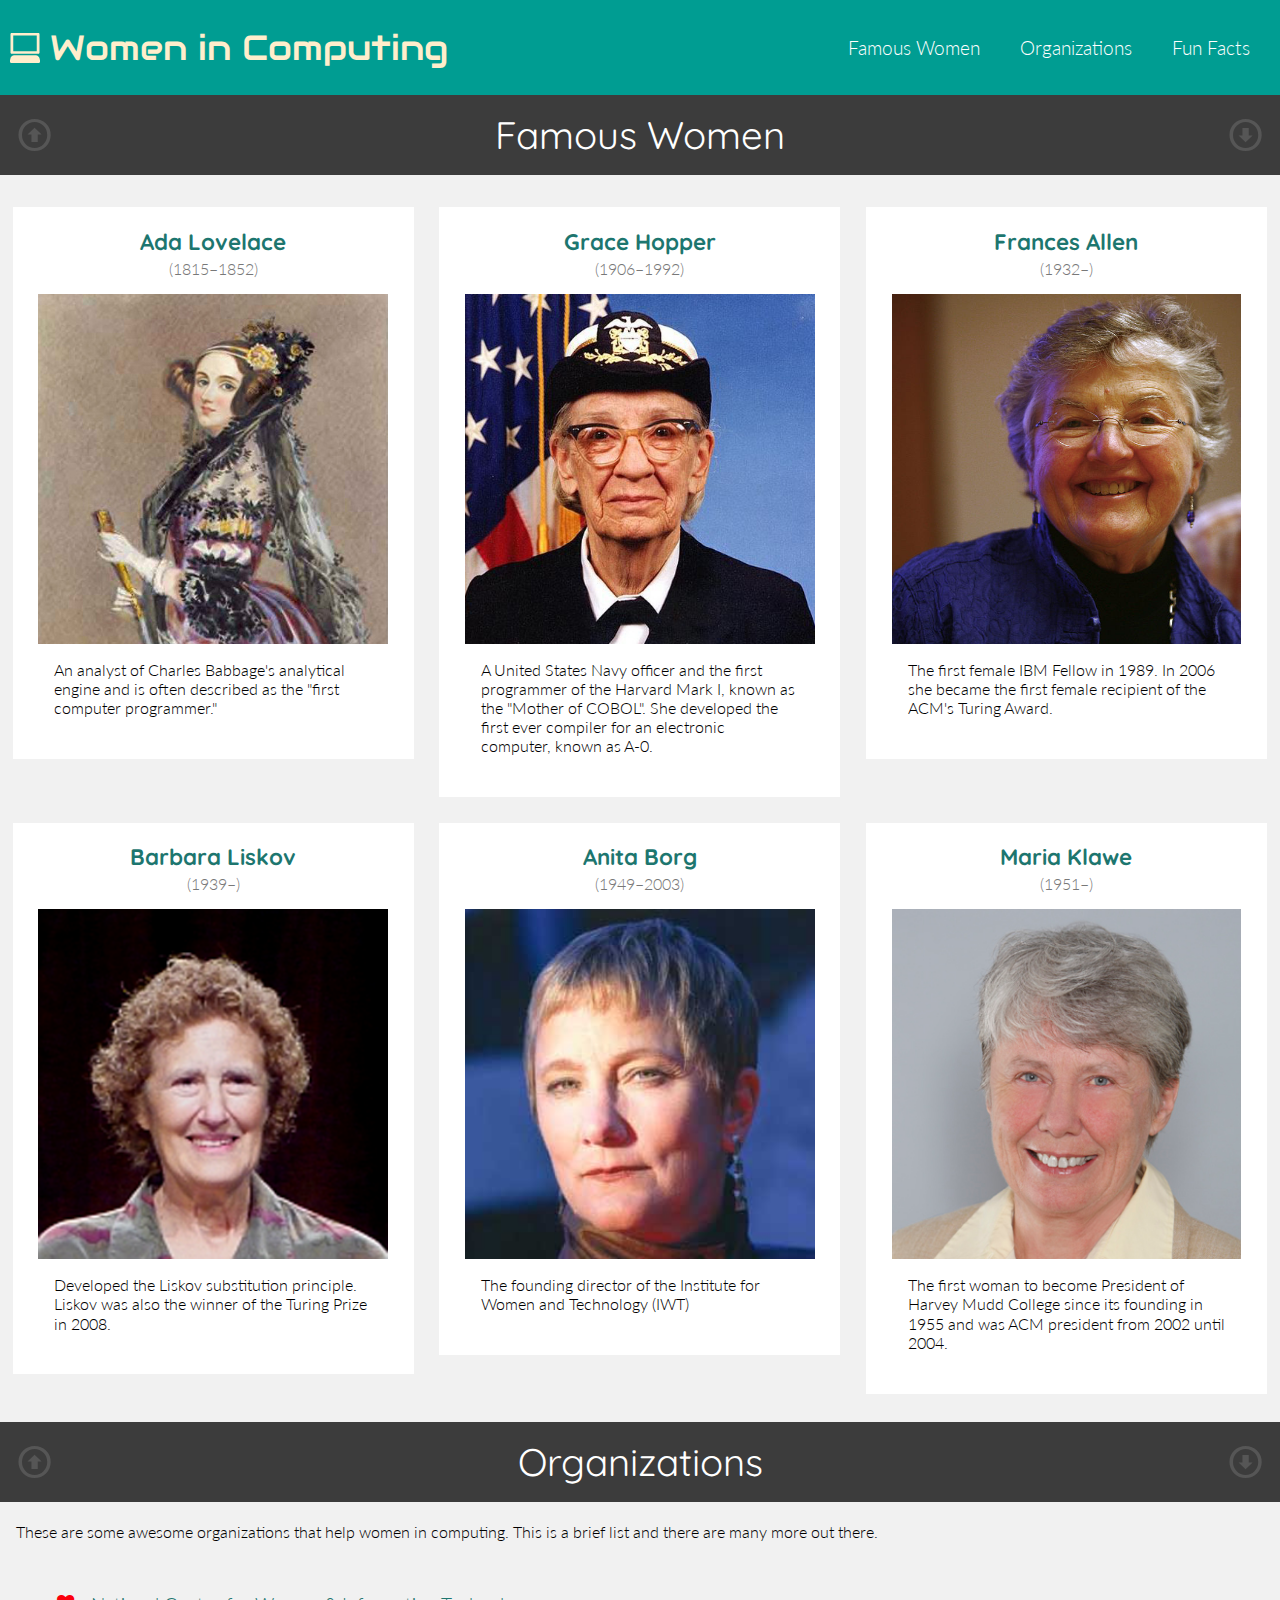
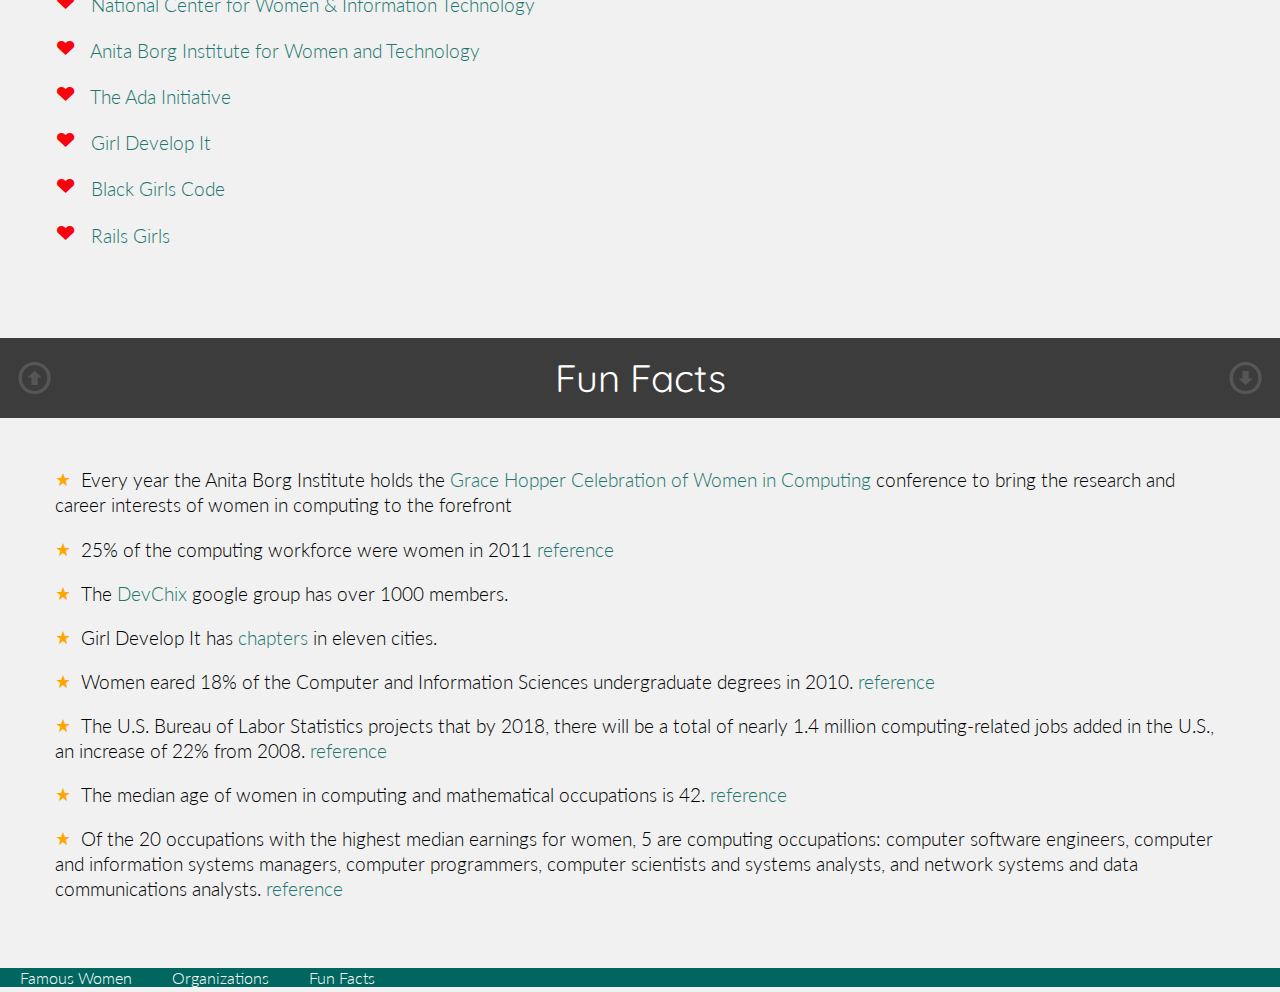
<file: unit1_projects/class1/completed/index.html>
<!DOCTYPE HTML PUBLIC "-//W3C//DTD HTML 4.01//EN" "http://www.w3.org/TR/html4/strict.dtd">
<html>
  <head>
    <title>Women in Computing</title>
    <meta http-equiv="Content-Type" content="text/html; charset=utf-8"/>
    <link href='http://fonts.googleapis.com/css?family=Audiowide|Quicksand:300,400,700|Lato:100,300,400,700,900,100italic,300italic,400italic,700italic,900italic' rel='stylesheet' type='text/css'/>
    <link rel="stylesheet" type="text/css" href="stylesheets/reset.css" />
    <link rel="stylesheet" type="text/css" href="stylesheets/styles.css" charset="utf-8"/>
  </head>
  <body>
    <header>
      <h1>Women in Computing</h1>
      <nav>
        <ul>
          <li>
            <a href="#famous">Famous Women</a>
          </li>
          <li>
            <a href="#organizations">Organizations</a>
          </li>
          <li>
            <a href="#facts">Fun Facts</a>
          </li>
        </ul>
      </nav>
    </header>

    <div id="main">
      <section id="famous">
        <a name="famous"></a>
        <h2>Famous Women</h2>
        <a class="jump up" href="#">&igrave;</a>
        <a class="jump down" href="#organizations">&iacute;</a>
        <div class = "wrapper">
          <article class = "woman">
            <h3>
              <a href="http://en.wikipedia.org/wiki/Ada_Lovelace">Ada Lovelace</a>
            </h3>

            <h4>(1815&ndash;1852)</h4>
            <img src="images/ada_lovelace.jpg" alt="Ada Lovelace" />
            <p>An analyst of Charles Babbage's analytical engine and is often
              described as the "first computer programmer."</p>
          </article>
          <article class = "woman">
            <h3>
              <a href="http://en.wikipedia.org/wiki/Grace_Hopper">Grace Hopper</a>
            </h3>
            <h4>(1906&ndash;1992)</h4>
            <img src="images/grace_hopper.jpg" alt ="Grace Hopper" />
            <p>A United States Navy officer and the first programmer of the
              Harvard Mark I, known as the "Mother of COBOL". She developed the
              first ever compiler for an electronic computer, known as A-0.</p>
          </article>
          <article class = "woman">
            <h3>
              <a href="http://en.wikipedia.org/wiki/Frances_E._Allen">Frances Allen</a>
            </h3>
            <h4>(1932&ndash;)</h4>
            <img src="images/frances_allen.jpg" alt="Frances Allen" />
            <p>The first female IBM Fellow in 1989. In 2006 she became the first
              female recipient of the ACM's Turing Award.</p>
          </article>
          <article class="break woman">
            <h3>
              <a href="http://en.wikipedia.org/wiki/Barbara_Liskov">Barbara Liskov</a>
            </h3>
            <h4>(1939&ndash;)</h4>
            <img src="images/barbara_liskov.png" alt="Barbara Liskov" />
            <p>Developed the Liskov substitution principle. Liskov was also the
              winner of the Turing Prize in 2008.</p>
          </article>
          <article class = "woman">
            <h3>
              <a href="http://en.wikipedia.org/wiki/Anita_Borg">Anita Borg</a>
            </h3>
            <h4>(1949&ndash;2003)</h4>
            <img src="images/anita_borg.jpg" alt="Anita Borg" />
            <p>The founding director of the Institute for Women and Technology
              (IWT)</p>
          </article>
          <article class = "woman">
            <h3>
              <a href="http://en.wikipedia.org/wiki/Maria_Klawe">Maria Klawe</a>
            </h3>
            <h4>(1951&ndash;)</h4>
            <img src="images/maria_klawe.jpg" alt="Maria Klawe" />
            <p>The first woman to become President of Harvey Mudd College since
              its founding in 1955 and was ACM president from 2002 until 2004.</p>
          </article>
        </div>
      </section>

      <section id="organizations">
        <a name="organizations"></a>
        <h2>Organizations</h2>
        <a class="jump up" href="#famous">&igrave;</a>
        <a class="jump down" href="#facts">&iacute;</a>
        <div class = "wrapper">
          <p>These are some awesome organizations that help women in computing.
            This is a brief list and there are many more out there.</p>

          <ul>
            <li>
              <a href="http://www.ncwit.org/">National Center for Women & Information Technology</a>
              <img src="images/logos/ncwit.png" alt="National Center for Women & Information Technology logo" />
            </li>
            <li>
              <a href="http://anitaborg.org/">Anita Borg Institute for Women and Technology</a>
              <img src="images/logos/anitaborg.gif" alt="Anita Borg Institute for Women and Technology logo" />
            </li>
            <li>
              <a href="http://adainitiative.org/">The Ada Initiative</a>
              <img src="images/logos/adainitiative.png" alt="The Ada Initiative logo" />
            </li>
            <li>
              <a href="http://girldevelopit.com/">Girl Develop It</a>
              <img src="images/logos/gdi.png" alt="Girl Develop It logo" />
            </li>
            <li>
              <a href="http://www.blackgirlscode.com/">Black Girls Code</a>
              <img src="images/logos/blackgirlscode.jpg" alt="Black Girls Code logo" />
            </li>
            <li>
              <a href="http://railsgirls.com/">Rails Girls</a>
              <img src="images/logos/railsgirls.png" alt="Rails Girls logo" />
            </li>
          </ul>
        </div>
      </section>

      <section id="facts">
        <a name="facts"></a>
        <h2>Fun Facts</h2>
        <a class="jump up" href="#organizations">&igrave;</a>
        <a class="jump down" href="#bottom">&iacute;</a>
        <div class = "wrapper">
          <ul>
            <li>Every year the Anita Borg Institute holds the
              <a href="http://anitaborg.org/initiatives/ghc/">Grace Hopper
              Celebration of Women in Computing</a> conference to bring the
              research and career interests of women in computing to the
              forefront</li>
            <li>25% of the computing workforce were women in 2011
              <a href="http://www.bls.gov/cps/cpsaat11.htm">reference</a></li>
            <li>The <a href="https://twitter.com/DevChix">DevChix</a> google group has over 1000 members.</li>
            <li>Girl Develop It has <a href="http://girldevelopit.com/chapters">chapters</a> in eleven cities.</li>
            <li>Women eared 18% of the Computer and Information Sciences
              undergraduate degrees in 2010. <a href="http://www.ncwit.org/sites/default/files/resources/2012bythenumbers_web.pdf">
              reference</a></li>
            <li>The U.S. Bureau of Labor Statistics projects that by 2018, there
              will be a total of nearly 1.4 million computing-related jobs added
              in the U.S., an increase of 22% from 2008.
              <a href="http://www.ncwit.org/sites/default/files/resources/scorecard2010_printversion_web.pdf">reference</a></li>
            <li>The median age of women in computing and mathematical occupations
              is 42. <a href="http://www.ncwit.org/blog/did-you-know-demographics-technical-women">reference</a></li>
            <li>Of the 20 occupations with the highest median earnings for women,
              5 are computing occupations: computer software engineers, computer
              and information systems managers, computer programmers, computer
              scientists and systems analysts, and network systems and data
              communications analysts. <a href="http://www.ncwit.org/blog/did-you-know-demographics-technical-women">reference</a></li>
          </ul>
        </div>
      </section>
    </div>

    <footer>
      <nav>
        <ul>
          <li>
            <a href="#famous">Famous Women</a>
          </li>
          <li>
            <a href="#organizations">Organizations</a>
          </li>
          <li>
            <a href="#facts">Fun Facts</a>
          </li>
        </ul>
      </nav>
    </footer>
    <a name="bottom"></a>
  </body>
</html>
</file>
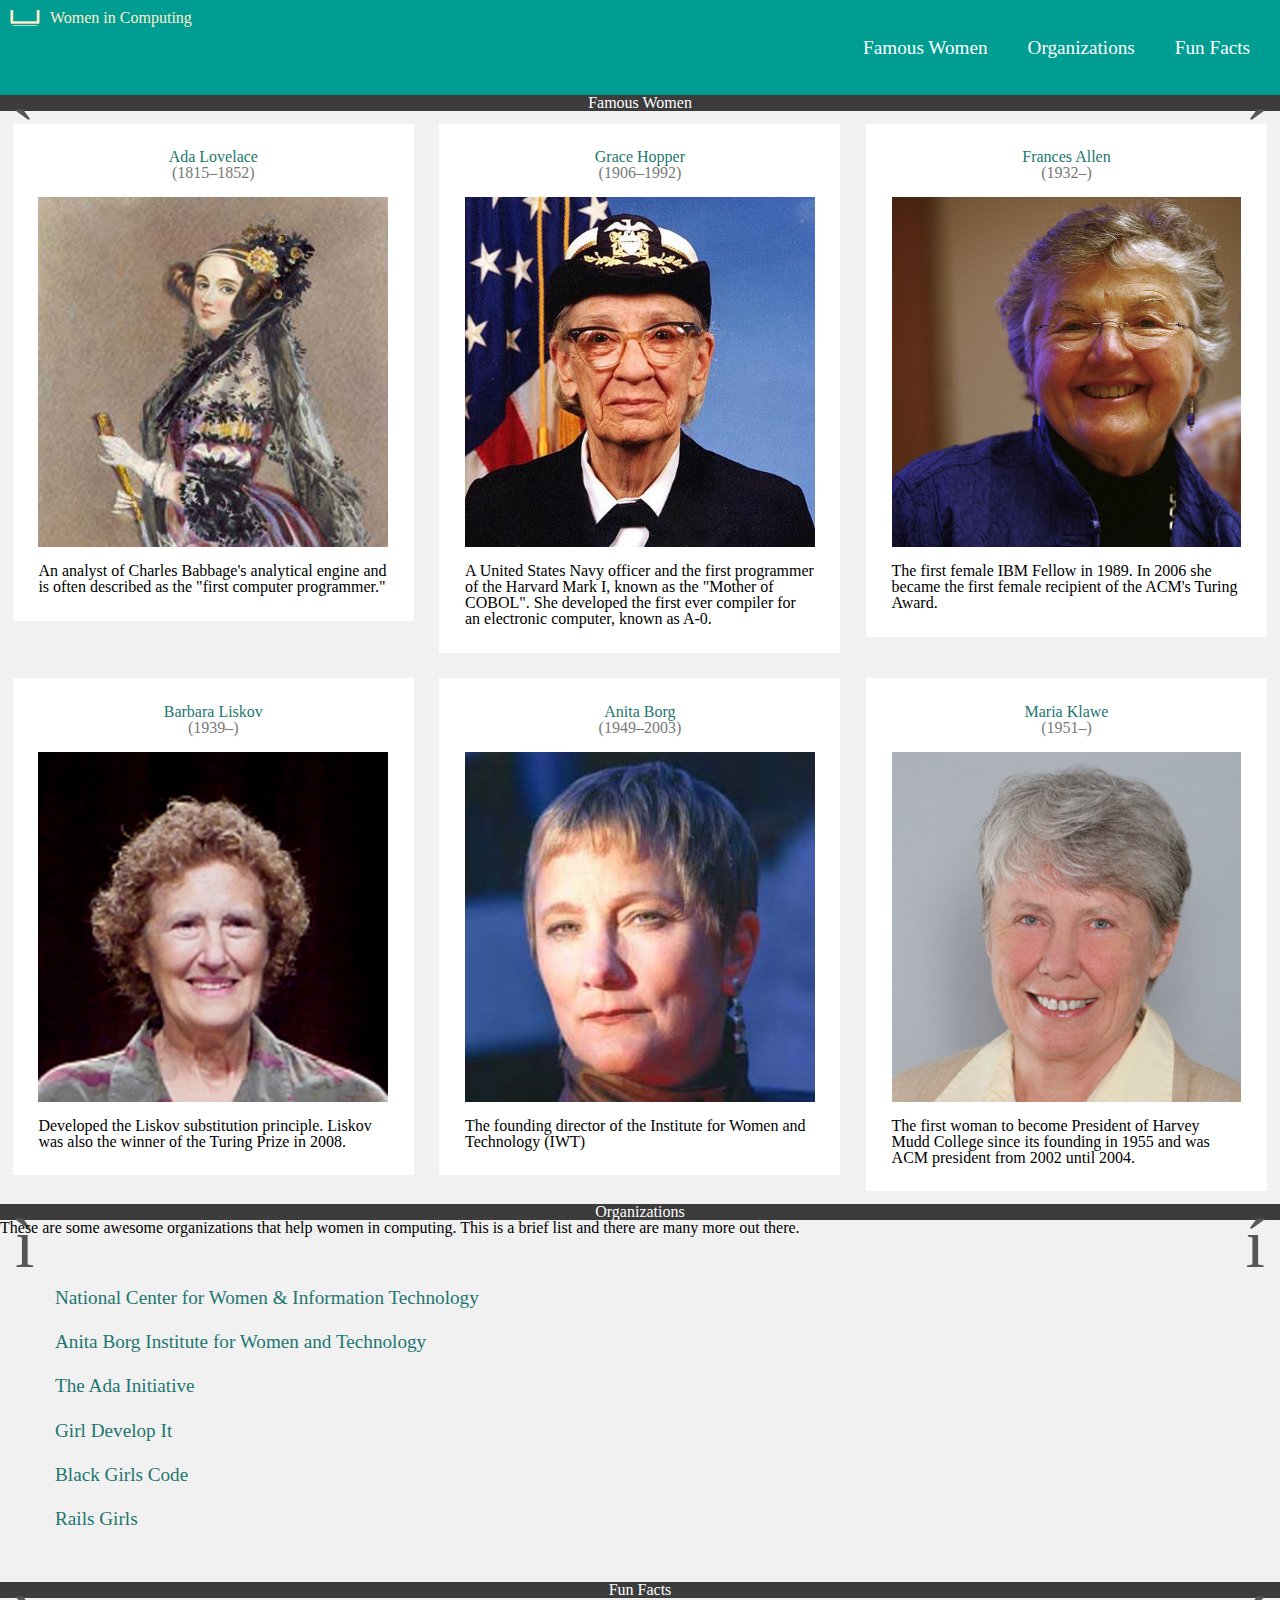
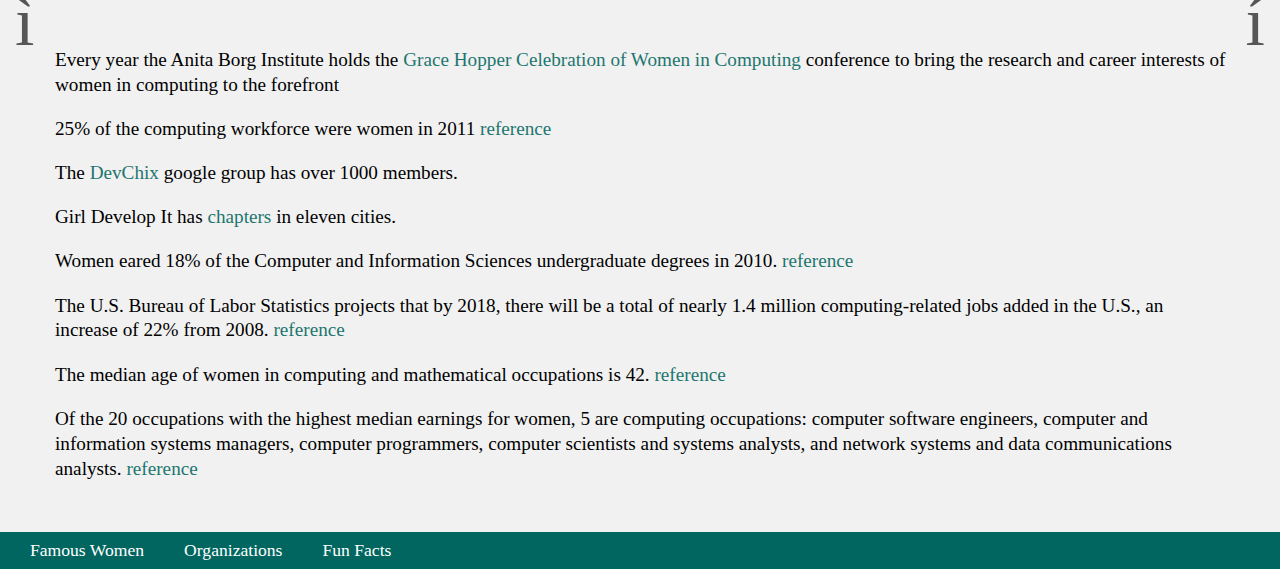
<file: unit1_projects/class1/practice/index.html>
<!DOCTYPE HTML PUBLIC "-//W3C//DTD HTML 4.01//EN" "http://www.w3.org/TR/html4/strict.dtd">
<html>
  <head>
    <link href='http://fonts.googleapis.com/css?family=Lobster+Two' rel='stylesheet' type='text/css'/>
    <title>Women in Computing</title>
    <meta http-equiv="Content-Type" content="text/html; charset=utf-8"/>
    <link rel="stylesheet" type="text/css" href="stylesheets/styles.css" charset="utf-8"/>
    <link rel="stylesheet" type="text/css" href="stylesheets/reset.css"/>
  <body>
      <header id="header">
        <h1>Women in Computing</h1>
        <nav class="nav">
          <ul>
            <li>
              <a href="#famous">Famous Women</a>
            </li>
            <li>
              <a href="#organizations">Organizations</a>
            </li>
            <li>
              <a href="#facts">Fun Facts</a>
            </li>
          </ul>
        </nav>
      </header>

      <section id="main">
        <div id="famous">
          <a name="famous"></a>
          <h2>Famous Women</h2>
          <a class="jump up" href="#">&igrave;</a>
          <a class="jump down" href="#organizations">&iacute;</a>
          <div class ="wrapper">
            <div class = "woman">
              <h3>
                <a href="http://en.wikipedia.org/wiki/Ada_Lovelace">Ada Lovelace</a>
              </h3>

              <h4>(1815&ndash;1852)</h4>
              <img src="images/ada_lovelace.jpg" alt="Ada Lovelace" />
              <p>An analyst of Charles Babbage's analytical engine and is often
                described as the "first computer programmer."</p>
            </div>
            <div class = "woman">
              <h3>
                <a href="http://en.wikipedia.org/wiki/Grace_Hopper">Grace Hopper</a>
              </h3>
              <h4>(1906&ndash;1992)</h4>
              <img src="images/grace_hopper.jpg" alt ="Grace Hopper" />
              <p>A United States Navy officer and the first programmer of the
                Harvard Mark I, known as the "Mother of COBOL". She developed the
                first ever compiler for an electronic computer, known as A-0.</p>
            </div>
            <div class = "woman">
              <h3>
                <a href="http://en.wikipedia.org/wiki/Frances_E._Allen">Frances Allen</a>
              </h3>
              <h4>(1932&ndash;)</h4>
              <img src="images/frances_allen.jpg" alt="Frances Allen" />
              <p>The first female IBM Fellow in 1989. In 2006 she became the first
                female recipient of the ACM's Turing Award.</p>
            </div>
            <div class="break woman">
              <h3>
                <a href="http://en.wikipedia.org/wiki/Barbara_Liskov">Barbara Liskov</a>
              </h3>
              <h4>(1939&ndash;)</h4>
              <img src="images/barbara_liskov.png" alt="Barbara Liskov" />
              <p>Developed the Liskov substitution principle. Liskov was also the
                winner of the Turing Prize in 2008.</p>
            </div>
            <div class = "woman">
              <h3>
                <a href="http://en.wikipedia.org/wiki/Anita_Borg">Anita Borg</a>
              </h3>
              <h4>(1949&ndash;2003)</h4>
              <img src="images/anita_borg.jpg" alt="Anita Borg" />
              <p>The founding director of the Institute for Women and Technology
                (IWT)</p>
            </div>
            <div class = "woman">
              <h3>
                <a href="http://en.wikipedia.org/wiki/Maria_Klawe">Maria Klawe</a>
              </h3>
              <h4>(1951&ndash;)</h4>
              <img src="images/maria_klawe.jpg" alt="Maria Klawe" />
              <p>The first woman to become President of Harvey Mudd College since
                its founding in 1955 and was ACM president from 2002 until 2004.</p>
            </div>
          </div>
        </div>

        <div id="organizations">
          <a name="organizations"></a>
          <h2>Organizations</h2>
          <a class="jump up" href="#famous">&igrave;</a>
          <a class="jump down" href="#facts">&iacute;</a>
          <div class = "wrapper">
            <p>These are some awesome organizations that help women in computing.
              This is a brief list and there are many more out there.</p>

            <ul>
              <li>
                <a href="http://www.ncwit.org/">National Center for Women &amp; Information Technology</a>
                <img src="images/logos/ncwit.png" alt="National Center for Women &amp; Information Technology logo" />
              </li>
              <li>
                <a href="http://anitaborg.org/">Anita Borg Institute for Women and Technology</a>
                <img src="images/logos/anitaborg.gif" alt="Anita Borg Institute for Women and Technology logo" />
              </li>
              <li>
                <a href="http://adainitiative.org/">The Ada Initiative</a>
                <img src="images/logos/adainitiative.png" alt="The Ada Initiative logo" />
              </li>
              <li>
                <a href="http://girldevelopit.com/">Girl Develop It</a>
                <img src="images/logos/gdi.png" alt="Girl Develop It logo" />
              </li>
              <li>
                <a href="http://www.blackgirlscode.com/">Black Girls Code</a>
                <img src="images/logos/blackgirlscode.jpg" alt="Black Girls Code logo" />
              </li>
              <li>
                <a href="http://railsgirls.com/">Rails Girls</a>
                <img src="images/logos/railsgirls.png" alt="Rails Girls logo" />
              </li>
            </ul>
          </div>
        </div>

        <div id="facts">
          <a name="facts"></a>
          <h2>Fun Facts</h2>
          <a class="jump up" href="#organizations">&igrave;</a>
          <a class="jump down" href="#bottom">&iacute;</a>
          <div class = "wrapper">
            <ul>
              <li>Every year the Anita Borg Institute holds the
                <a href="http://anitaborg.org/initiatives/ghc/">Grace Hopper
                Celebration of Women in Computing</a> conference to bring the
                research and career interests of women in computing to the
                forefront</li>
              <li>25% of the computing workforce were women in 2011
                <a href="http://www.bls.gov/cps/cpsaat11.htm">reference</a></li>
              <li>The <a href="https://twitter.com/DevChix">DevChix</a> google group has over 1000 members.</li>
              <li>Girl Develop It has <a href="http://girldevelopit.com/chapters">chapters</a> in eleven cities.</li>
              <li>Women eared 18% of the Computer and Information Sciences
                undergraduate degrees in 2010. <a href="http://www.ncwit.org/sites/default/files/resources/2012bythenumbers_web.pdf">
                reference</a></li>
              <li>The U.S. Bureau of Labor Statistics projects that by 2018, there
                will be a total of nearly 1.4 million computing-related jobs added
                in the U.S., an increase of 22% from 2008.
                <a href="http://www.ncwit.org/sites/default/files/resources/scorecard2010_printversion_web.pdf">reference</a></li>
              <li>The median age of women in computing and mathematical occupations
                is 42. <a href="http://www.ncwit.org/blog/did-you-know-demographics-technical-women">reference</a></li>
              <li>Of the 20 occupations with the highest median earnings for women,
                5 are computing occupations: computer software engineers, computer
                and information systems managers, computer programmers, computer
                scientists and systems analysts, and network systems and data
                communications analysts. <a href="http://www.ncwit.org/blog/did-you-know-demographics-technical-women">reference</a></li>
            </ul>
            </div>
        </div>
      </section>
      <div id="footer">
        <div class="nav">
          <ul>
            <li>
              <a href="#">Famous Women</a>
            </li>
            <li>
              <a href="#">Organizations</a>
            </li>
            <li>
              <a href="#">Fun Facts</a>
            </li>
          </ul>
        </div>
      </div>
      <a name="bottom"></a>
  </body>
</html>
</file>
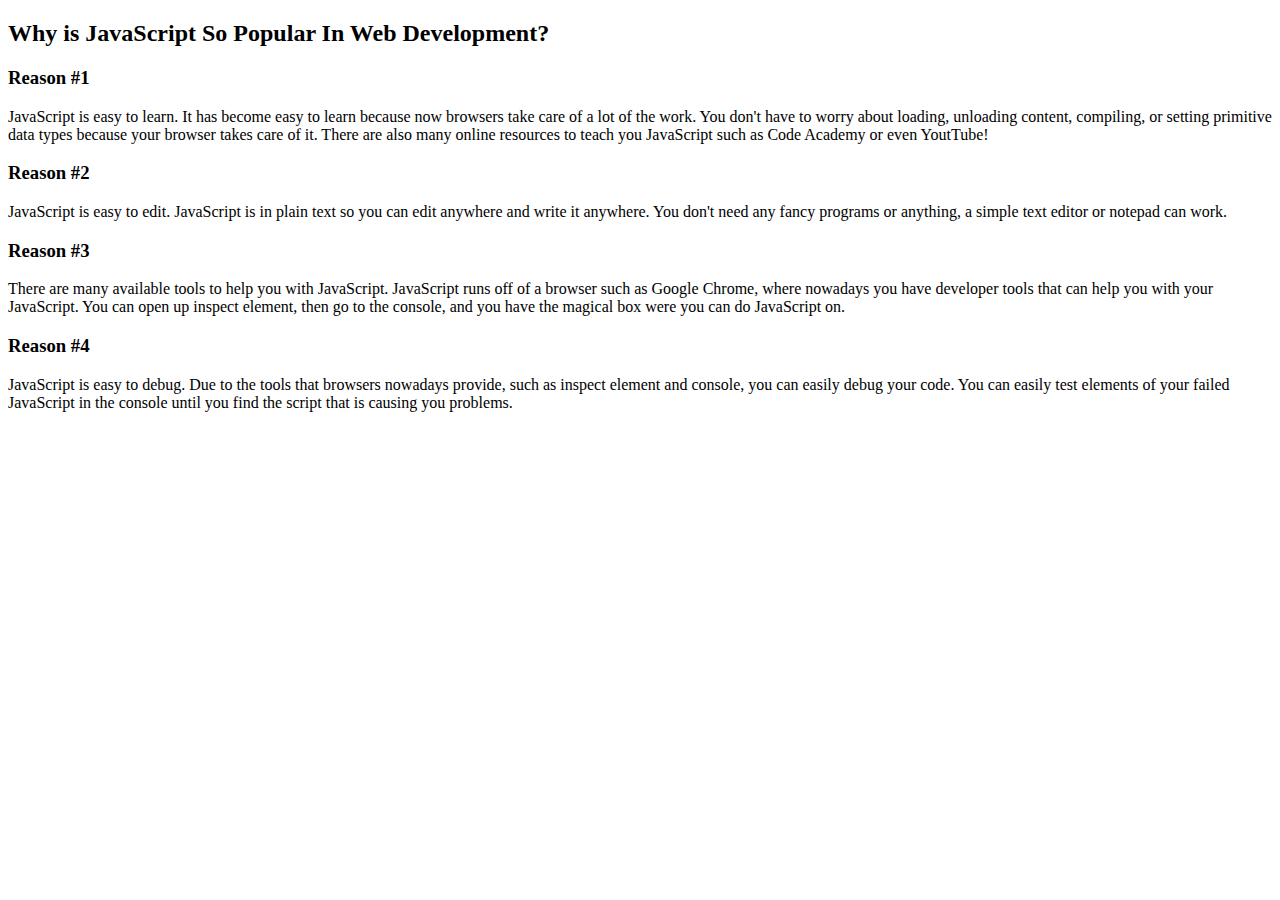
<file: unit1_projects/week3_technical.html>
<!DOCTYPE HTML>

<html>
<head>
	<title>JavaScript</title>
</head>
<body>
	<h2>Why is JavaScript So Popular In Web Development?</h2>
	<div>
		<h3>Reason #1</h3>
		<p>
			JavaScript is easy to learn. It has become easy to learn because now browsers take care of a lot of the work. You don't have to worry about loading, unloading content, compiling, or setting primitive data types because your browser takes care of it. There are also many online resources to teach you JavaScript such as Code Academy or even YoutTube!
		</p>
	</div>	
	<div>
		<h3>Reason #2</h3>
		<p>
			JavaScript is easy to edit. JavaScript is in plain text so you can edit anywhere and write it anywhere. You don't need any fancy programs or anything, a simple text editor or notepad can work.
		</p>
	</div>
	<div>
		<h3>Reason #3</h3>
		<p>
			There are many available tools to help you with JavaScript. JavaScript runs off of a browser such as Google Chrome, where nowadays you have developer tools that can help you with your JavaScript. You can open up inspect element, then go to the console, and you have the magical box were you can do JavaScript on.
		</p>
	</div>
	<div>
		<h3>Reason #4</h3>
		<p>
			JavaScript is easy to debug. Due to the tools that browsers nowadays provide, such as inspect element and console, you can easily debug your code. You can easily test elements of your failed JavaScript in the console until you find the script that is causing you problems.
		</p>
	</div>
</body>
</html>
</file>
<file: unit1_projects/class1/completed/stylesheets/styles.css>
/* General Styles */
body {
  background-color: rgb(241, 241, 241);
  font-family: 'Lato', Arial, sans-serif;
  font-size: 16px;
  font-weight: 300;
  line-height: 1.2em;
  margin: 0px auto;
  min-width: 960px;
  width: 100%;
}

p {
  margin: 1em;
}

a {
  color: #1D766F;
  text-decoration: none;
}
a:hover {
  color: #BC2F36;
}

h1 {
  font-family: 'Audiowide', cursive;
  font-size: 2.2em;
  float: left;
  line-height: 75px;
}

h2 {
  background-color: rgb(60, 60, 60);
  color: #FFF;
  font-family: 'Quicksand', sans-serif;
  font-size: 2.4em;
  font-weight: 400;
  line-height: 80px;
  margin: 0 0 0.5em 0;
  text-align: center;
}

h3 {
  font-family: 'Quicksand', sans-serif;
  font-size: 1.4em;
  font-weight: 700;
  margin: 0 0 0.3em 0;
  text-align: center;
}

h4 {
  color: rgb(120, 120, 120);
  font-size: 1em;
  text-align: center;
}


/* Navigation */
nav li {
  float: left;
}
nav li a {
  color: #fff;
  margin: 0 10px;
  padding: 5px 10px;
  text-decoration: none;
}
nav li a:hover {
  color-background: lightblue;
}

.jump {
  color: #565656;
  font-family: 'EntypoRegular';
  font-size: 70px;
  line-height: 80px;
  position: absolute;
  text-decoration: none;
  top: 0;
}
.jump.up {
  left: 15px;
}
.jump.down {
  right: 15px;
}
.jump:hover {
  color: #BC2F36;
}


/* Header */
header {
  background-color: #009D92;
  padding: 10px;
}
header h1 {
  color: #FFEECC;
  background: url('../images/icons/it.png') no-repeat 0 50%;
  padding-left: 40px;
}
header nav {
  float: right;
  font-size: 1.2em;
  margin-left: 20px;
}
header nav li {
  line-height: 75px;
}
header nav a:hover {
  background-color: #fff;
}

header:after {
  /* clearfix hack */
  content: "";
  display: table;
  clear: both;
}


/* Main */
#main section {
  margin-bottom: 1em;
  position: relative;
}
#main div.wrapper{
    width: 100%;
    max-width:1400px;
    margin: 0 auto;
}


#main section:after {
  /* clearfix hack */
  content: "";
  display: table;
  clear: both;
}


/* Famous Women */
#famous article.woman {
  background-color: white;
  float: left;
  min-height: 250px;
  margin: 1%;
  padding: 2%;
  width: 27.33%;
}

#famous article.break {
  clear: both;
}

#famous article img {
  display: block;
  margin: 1em auto;
  width: 100%;
}


/* Organizations */
#organizations {
  clear: both;
  height: 500px;
}

#organizations ul {
  margin: 50px;
  position: relative;
}
#organizations ul li {
  font-size: 1.2em;
  line-height: 1.3em;
  margin-bottom: 1em;
  padding-left: 5px;
  max-width: 50%;
}
#organizations ul li:before {
  color: #FB000D;
  content: '6';
  font-family: 'EntypoRegular';
  font-size: 40px;
  padding-right: 10px;
}

#organizations img {
  position: absolute;
  right: 20px;
  top: 0;
  display: none;
  max-width: 40%;
}
#organizations li:hover img {
  display: block;
}


/* Fun Facts */
#facts ul {
  margin: 50px;
}
#facts ul li {
  font-size: 1.2em;
  line-height: 1.3em;
  margin-bottom: 1em;
  padding-left: 5px;
}
#facts ul li:before {
  color: #FFA700;
  content: '7';
  font-family: 'EntypoRegular';
  font-size: 30px;
  padding-right: 10px;
}
#facts ul li:hover:before {
  color: #FF6F00;
}


/* Footer */
footer {
  background-color: #00665F;
}

footer .nav {
  float: left;
  font-size: 1.1em;
  margin: 10px;
}

footer nav a:hover {
  color: #FFEECC;
}

footer:after {
  /* clearfix hack */
  content: "";
  display: table;
  clear: both;
}


/* Fonts */
@font-face {
  font-family: 'EntypoRegular';
  src: url('font/Entypo-webfont.eot');
  src: url('font/Entypo-webfont.eot?#iefix') format('embedded-opentype'),
       url('font/Entypo-webfont.woff') format('woff'),
       url('font/Entypo-webfont.ttf') format('truetype'),
       url('font/Entypo-webfont.svg#EntypoRegular') format('svg');
  font-weight: normal;
  font-style: normal;
}
</file>
<file: unit1_projects/class1/practice/stylesheets/styles.css>
/* General Styles */
body {
  background-color: rgb(241, 241, 241);
  font-family: 'Lobster Two', cursive;
  /* I am not sure if I am suppose to change this to em/ what is the context size?*/
  font-size: 16px;
  font-weight: 300px;
  line-height: 1.2em;
  margin: 0px auto;
  min-width: 960px;
  width: 100%;
}

p {
  margin: 1em;
}

a {
  color: #1D766F;
  text-decoration: none;
}

a:hover {
  color: lightblue;
}

h1 {
  font-family: 'Lobster Two', cursive;
  font-size: 2.2em;
  float: left;
  line-height: 75px;
}

h2 {
  background-color: rgb(60, 60, 60);
  color: #FFF;
  font-family: 'Lobster Two', cursive;
  font-size: 2.4em;
  font-weight: 400;
  line-height: 80px;
  margin: 0 0 0.5em 0;
  text-align: center;
}

h3 {
  font-family: 'Lobster Two', cursive;
  font-size: 1.4em;
  font-weight: 700;
  margin: 0 0 0.3em 0;
  text-align: center;
}

h4 {
  font-family: 'Lobster Two', cursive;
  color: rgb(120, 120, 120);
  font-size: 1em;
  text-align: center;
}

/* Navigation */
.nav li {
  float: left;
}
.nav li a {
  color: #fff;
  margin: 0 10px;
  padding: 5px 10px;
  text-decoration: none;
}

.nav li a:hover {
  color: lightblue;
}

.jump {
  color: #565656;
  font-size: 70px;
  line-height: 80px;
  position: absolute;
  text-decoration: none;
  top: 0;
}
.jump.up {
  left: 15px;
}
.jump.down {
  right: 15px;
}


/* Header */
#header {
  background-color: #009D92;
  padding: 10px;
}
#header h1 {
  color: #FFEECC;
  background: url('../images/icons/it.png') no-repeat 0 50%;
  padding-left: 40px;
}
#header .nav {
  float: right;
  font-size: 1.2em;
  margin-left: 20px;
}
#header .nav li {
  line-height: 75px;
}

#header:after {
  /* clearfix hack */
  content: "";
  display: table;
  clear: both;
}


/* Main */
#main div {
  margin-bottom: 1em;
  position: relative;
}
#main div.wrapper{
    width: 100%;
    max-width:1400px;
    margin: 0 auto;
}

#main section:after {
  /* clearfix hack */
  content: "";
  display: table;
  clear: both;
}


/* Famous Women */
#famous div.woman {
  background-color: white;
  float: left;
  min-height: 250px;
  margin: 1%;
  padding: 2%;
  width: 27.33%;
}

#famous div.break {
  clear: both;
}

#famous div img {
  display: block;
  margin: 1em auto;
  width: 100%;
}


/* Organizations */
#organizations {
  clear: both;
}

#organizations ul {
  margin: 50px;
  position: relative;
}
#organizations ul li {
  font-size: 1.2em;
  line-height: 1.3em;
  margin-bottom: 1em;
  padding-left: 5px;
  max-width: 50%;
}
#organizations img {
  position: absolute;
  right: 20px;
  top: 0;
  display: none;
  max-width: 40%;
}
#organizations li:hover img {
  display: block;
}

/* Fun Facts */
#facts ul {
  margin: 50px;
}
#facts ul li {
  font-size: 1.2em;
  line-height: 1.3em;
  margin-bottom: 1em;
  padding-left: 5px;
}



/* Footer */
#footer {
  background-color: #00665F;
}

#footer .nav {
  float: left;
  font-size: 1.1em;
  margin: 10px;
}

#footer .nav:hover{
  color: lightblue;
}

#footer:after {
  /* clearfix hack */
  content: "";
  display: table;
  clear: both;
}
</file>
